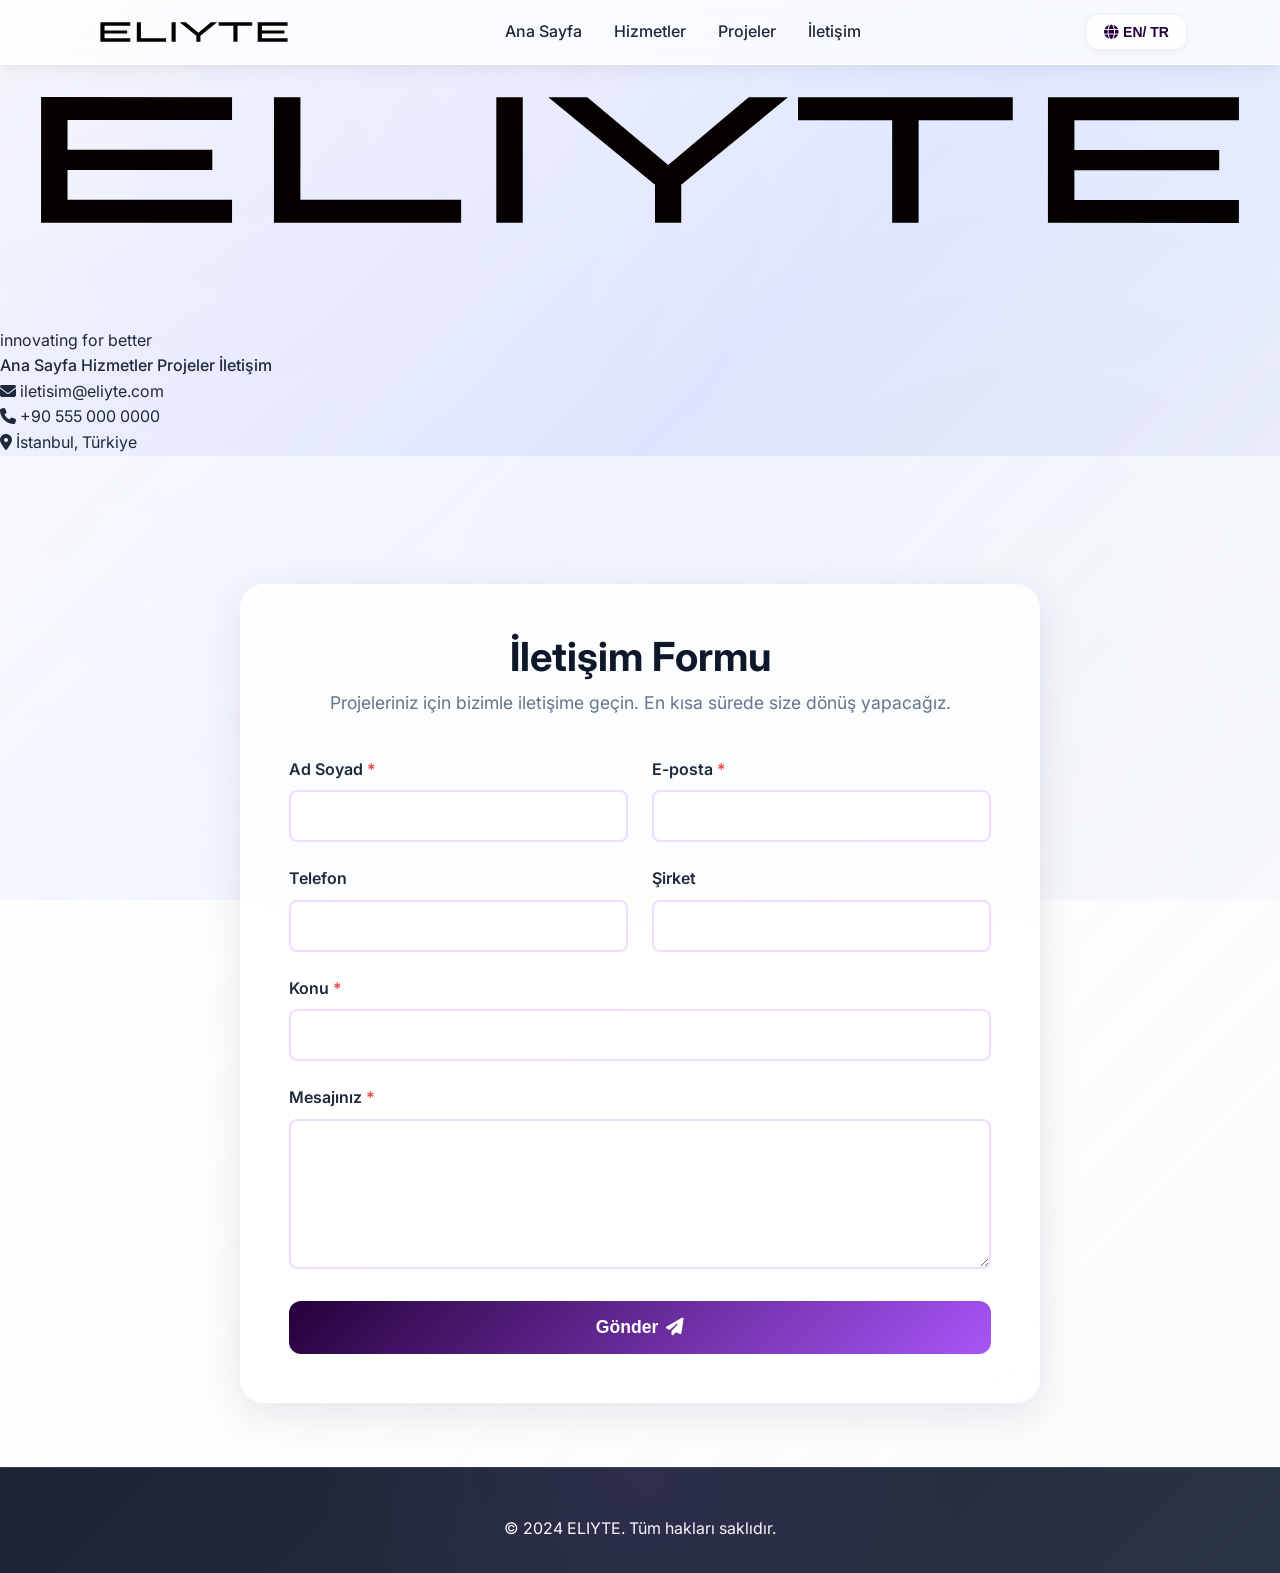
<file: contact-form.html>
<!DOCTYPE html>
<html lang="tr">
<head>
    <meta charset="UTF-8">
    <meta name="viewport" content="width=device-width, initial-scale=1.0">
    <title>İletişim Formu - ELIYTE</title>
    <meta name="description" content="ELIYTE ile iletişime geçin. Projeleriniz için ücretsiz danışmanlık alın.">
    <link rel="canonical" href="https://eliyte.com/contact-form.html">
    <link rel="icon" type="image/svg+xml" href="images/logo-1x1-dark.svg">
    
    <!-- Open Graph -->
    <meta property="og:type" content="website">
    <meta property="og:url" content="https://eliyte.com/contact-form.html">
    <meta property="og:title" content="İletişim Formu - ELIYTE">
    <meta property="og:description" content="Projeleriniz için bizimle iletişime geçin. Ücretsiz danışmanlık hizmeti.">
    <meta property="og:image" content="https://eliyte.com/images/logo-1200x300-dark.svg">
    
    <link rel="preconnect" href="https://fonts.googleapis.com">
    <link rel="preconnect" href="https://fonts.gstatic.com" crossorigin>
    <link href="https://fonts.googleapis.com/css2?family=Orbitron:wght@400;500;600;700;800;900&family=Inter:wght@300;400;500;600;700&display=swap" rel="stylesheet">
    <link rel="stylesheet" href="css/style.css">
    <link rel="stylesheet" href="https://cdnjs.cloudflare.com/ajax/libs/font-awesome/6.4.0/css/all.min.css">
    
    <style>
        .contact-form-section {
            min-height: 100vh;
            padding: 8rem 0 4rem;
            background: linear-gradient(135deg, rgba(255, 255, 255, 0.6) 0%, rgba(248, 250, 252, 0.7) 100%);
        }
        
        .form-container {
            max-width: 800px;
            margin: 0 auto;
            background: rgba(255, 255, 255, 0.8);
            backdrop-filter: blur(30px) saturate(180%);
            -webkit-backdrop-filter: blur(30px) saturate(180%);
            padding: 3rem;
            border-radius: 1.5rem;
            border: 1px solid rgba(255, 255, 255, 0.3);
            box-shadow: 0 10px 40px rgba(37, 0, 58, 0.1);
        }
        
        .form-header {
            text-align: center;
            margin-bottom: 2.5rem;
        }
        
        .form-header h1 {
            font-size: 2.5rem;
            color: var(--secondary-color);
            margin-bottom: 0.5rem;
        }
        
        .form-header p {
            color: var(--text-light);
            font-size: 1.1rem;
        }
        
        .form-group {
            margin-bottom: 1.5rem;
        }
        
        .form-group label {
            display: block;
            margin-bottom: 0.5rem;
            font-weight: var(--font-semibold);
            color: var(--text-color);
        }
        
        .form-group label .required {
            color: #ef4444;
        }
        
        .form-control {
            width: 100%;
            padding: 0.875rem 1rem;
            border: 2px solid rgba(168, 85, 247, 0.2);
            border-radius: 0.5rem;
            font-family: var(--body-font);
            font-size: 1rem;
            transition: all 0.3s ease;
            background: rgba(255, 255, 255, 0.9);
        }
        
        .form-control:focus {
            outline: none;
            border-color: var(--accent-color);
            box-shadow: 0 0 0 3px rgba(168, 85, 247, 0.1);
            background: white;
        }
        
        .form-control.error {
            border-color: #ef4444;
        }
        
        .error-message {
            color: #ef4444;
            font-size: 0.875rem;
            margin-top: 0.25rem;
            display: none;
        }
        
        .error-message.show {
            display: block;
        }
        
        textarea.form-control {
            min-height: 150px;
            resize: vertical;
        }
        
        .form-row {
            display: grid;
            grid-template-columns: repeat(2, 1fr);
            gap: 1.5rem;
        }
        
        @media (max-width: 768px) {
            .form-row {
                grid-template-columns: 1fr;
            }
            
            .form-container {
                padding: 2rem 1.5rem;
            }
        }
        
        .submit-btn {
            width: 100%;
            padding: 1rem 2rem;
            background: linear-gradient(135deg, var(--primary-color), var(--accent-color));
            color: white;
            border: none;
            border-radius: 0.75rem;
            font-size: 1.1rem;
            font-weight: var(--font-semibold);
            cursor: pointer;
            transition: all 0.3s ease;
            display: flex;
            align-items: center;
            justify-content: center;
            gap: 0.5rem;
        }
        
        .submit-btn:hover {
            transform: translateY(-2px);
            box-shadow: 0 10px 30px rgba(101, 31, 255, 0.3);
        }
        
        .submit-btn:disabled {
            opacity: 0.6;
            cursor: not-allowed;
        }
        
        .success-message {
            display: none;
            padding: 1rem;
            background: rgba(34, 197, 94, 0.1);
            border: 1px solid rgba(34, 197, 94, 0.3);
            border-radius: 0.5rem;
            color: #166534;
            margin-bottom: 1.5rem;
        }
        
        .success-message.show {
            display: block;
        }
        
        .loading-spinner {
            display: inline-block;
            width: 20px;
            height: 20px;
            border: 3px solid rgba(255, 255, 255, 0.3);
            border-radius: 50%;
            border-top-color: white;
            animation: spin 0.8s linear infinite;
        }
        
        @keyframes spin {
            to { transform: rotate(360deg); }
        }
    </style>
</head>
<body>
    <!-- Header & Navigation -->
    <header class="header" id="header">
        <nav class="nav container">
            <a href="index.html" class="nav__logo">
                <img src="images/logo-1200x300-dark.svg" alt="ELIYTE - Yapay Zeka ve Teknoloji Çözümleri">
            </a>
            <div class="nav__menu" id="nav-menu">
                <ul class="nav__list">
                    <li class="nav__item"><a href="index.html" class="nav__link" data-i18n="nav.home">Ana Sayfa</a></li>
                    <li class="nav__item"><a href="index.html#services" class="nav__link" data-i18n="nav.services">Hizmetler</a></li>
                    <li class="nav__item"><a href="index.html#projects" class="nav__link" data-i18n="nav.projects">Projeler</a></li>
                    <li class="nav__item"><a href="index.html#contact" class="nav__link" data-i18n="nav.contact">İletişim</a></li>
                </ul>
            </div>
            <button class="lang__toggle" id="lang-toggle" aria-label="Switch language">
                <i class="fas fa-globe"></i> <span class="lang__code">EN</span> <span class="lang__label">/ TR</span>
            </button>
            <div class="nav__toggle" id="nav-toggle">
                <i class="fas fa-bars"></i>
            </div>
        </nav>
    </header>

    <!-- Mobile Drawer -->
    <aside class="mobile-drawer glass" id="mobile-drawer" aria-hidden="true">
        <div class="drawer-header">
            <div class="drawer-logo">
                <a href="index.html"><img src="images/logo-1200x300-dark.svg" alt="ELIYTE"></a>
            </div>
            <button id="drawer-close" aria-label="Close menu" class="nav__close"><i class="fas fa-times"></i></button>
        </div>
        <div class="drawer-tagline">innovating for better</div>
        <nav class="drawer-links">
            <a href="index.html" class="nav__link" data-i18n="nav.home">Ana Sayfa</a>
            <a href="index.html#services" class="nav__link" data-i18n="nav.services">Hizmetler</a>
            <a href="index.html#projects" class="nav__link" data-i18n="nav.projects">Projeler</a>
            <a href="index.html#contact" class="nav__link" data-i18n="nav.contact">İletişim</a>
        </nav>
        <div class="drawer-footer">
            <div><i class="fas fa-envelope"></i> <a href="mailto:iletisim@eliyte.com">iletisim@eliyte.com</a></div>
            <div><i class="fas fa-phone"></i> +90 555 000 0000</div>
            <div><i class="fas fa-map-marker-alt"></i> İstanbul, Türkiye</div>
        </div>
    </aside>

    <!-- Contact Form Section -->
    <section class="contact-form-section">
        <div class="container">
            <div class="form-container">
                <div class="form-header">
                    <h1>İletişim Formu</h1>
                    <p>Projeleriniz için bizimle iletişime geçin. En kısa sürede size dönüş yapacağız.</p>
                </div>

                <div id="success-message" class="success-message">
                    <i class="fas fa-check-circle"></i> Mesajınız başarıyla gönderildi! En kısa sürede size dönüş yapacağız.
                </div>

                <form id="contact-form" novalidate>
                    <div class="form-row">
                        <div class="form-group">
                            <label for="name">Ad Soyad <span class="required">*</span></label>
                            <input type="text" id="name" name="name" class="form-control" required 
                                   aria-required="true" aria-describedby="name-error">
                            <span id="name-error" class="error-message">Lütfen adınızı ve soyadınızı girin</span>
                        </div>

                        <div class="form-group">
                            <label for="email">E-posta <span class="required">*</span></label>
                            <input type="email" id="email" name="email" class="form-control" required
                                   aria-required="true" aria-describedby="email-error">
                            <span id="email-error" class="error-message">Lütfen geçerli bir e-posta adresi girin</span>
                        </div>
                    </div>

                    <div class="form-row">
                        <div class="form-group">
                            <label for="phone">Telefon</label>
                            <input type="tel" id="phone" name="phone" class="form-control"
                                   aria-describedby="phone-error">
                            <span id="phone-error" class="error-message">Lütfen geçerli bir telefon numarası girin</span>
                        </div>

                        <div class="form-group">
                            <label for="company">Şirket</label>
                            <input type="text" id="company" name="company" class="form-control">
                        </div>
                    </div>

                    <div class="form-group">
                        <label for="subject">Konu <span class="required">*</span></label>
                        <input type="text" id="subject" name="subject" class="form-control" required
                               aria-required="true" aria-describedby="subject-error">
                        <span id="subject-error" class="error-message">Lütfen konu başlığı girin</span>
                    </div>

                    <div class="form-group">
                        <label for="message">Mesajınız <span class="required">*</span></label>
                        <textarea id="message" name="message" class="form-control" required
                                  aria-required="true" aria-describedby="message-error"></textarea>
                        <span id="message-error" class="error-message">Lütfen mesajınızı yazın</span>
                    </div>

                    <button type="submit" class="submit-btn" id="submit-btn">
                        <span id="btn-text">Gönder</span>
                        <i class="fas fa-paper-plane"></i>
                    </button>
                </form>
            </div>
        </div>
    </section>

    <!-- Footer -->
    <footer class="footer">
        <div class="container">
            <p style="text-align: center; margin: 0;">© 2024 ELIYTE. Tüm hakları saklıdır.</p>
        </div>
    </footer>

    <script src="js/language.js"></script>
    <script src="js/main.js"></script>
    <script>
        // Professional contact form validation and submission
        document.getElementById('contact-form').addEventListener('submit', async function(e) {
            e.preventDefault();
            
            // Clear previous errors
            document.querySelectorAll('.error-message').forEach(el => el.classList.remove('show'));
            document.querySelectorAll('.form-control').forEach(el => el.classList.remove('error'));
            
            // Validate form
            let isValid = true;
            const formData = new FormData(this);
            
            // Name validation
            const name = formData.get('name').trim();
            if (!name || name.length < 2) {
                showError('name', 'Lütfen adınızı ve soyadınızı girin');
                isValid = false;
            }
            
            // Email validation
            const email = formData.get('email').trim();
            const emailRegex = /^[^\s@]+@[^\s@]+\.[^\s@]+$/;
            if (!email || !emailRegex.test(email)) {
                showError('email', 'Lütfen geçerli bir e-posta adresi girin');
                isValid = false;
            }
            
            // Subject validation
            const subject = formData.get('subject').trim();
            if (!subject || subject.length < 3) {
                showError('subject', 'Lütfen konu başlığı girin');
                isValid = false;
            }
            
            // Message validation
            const message = formData.get('message').trim();
            if (!message || message.length < 10) {
                showError('message', 'Lütfen en az 10 karakter mesaj yazın');
                isValid = false;
            }
            
            if (!isValid) return;
            
            // Show loading state
            const submitBtn = document.getElementById('submit-btn');
            const btnText = document.getElementById('btn-text');
            submitBtn.disabled = true;
            btnText.innerHTML = '<span class="loading-spinner"></span> Gönderiliyor...';
            
            // Simulate form submission (replace with actual API endpoint)
            try {
                // Example: await fetch('/api/contact', { method: 'POST', body: formData });
                
                // Simulate network delay
                await new Promise(resolve => setTimeout(resolve, 1500));
                
                // Show success message
                document.getElementById('success-message').classList.add('show');
                this.reset();
                
                // Scroll to success message
                document.getElementById('success-message').scrollIntoView({ behavior: 'smooth', block: 'center' });
                
            } catch (error) {
                alert('Bir hata oluştu. Lütfen daha sonra tekrar deneyin veya doğrudan iletisim@eliyte.com adresine e-posta gönderin.');
            } finally {
                // Reset button
                submitBtn.disabled = false;
                btnText.innerHTML = 'Gönder';
            }
        });
        
        function showError(fieldId, message) {
            const field = document.getElementById(fieldId);
            const error = document.getElementById(fieldId + '-error');
            field.classList.add('error');
            error.textContent = message;
            error.classList.add('show');
        }
    </script>
</body>
</html>
</file>
<file: css/style.css>
/* ===== CSS Variables ===== */
:root {
    --header-height: 4rem;

    /* Colors */
    --primary-color: #25003a;
    --primary-dark: #1a0028;
    --secondary-color: #0f172a;
    --accent-color: #a855f7;
    --text-color: #1e293b;
    --text-light: #64748b;
    --white: #ffffff;
    --bg-color: #f8fafc;
    --card-bg: #ffffff;
    --border-color: #e2e8f0;

    /* Glass Effect */
    --glass-bg: rgba(255, 255, 255, 0.1);
    --glass-border: rgba(255, 255, 255, 0.2);
    --glass-shadow: 0 8px 32px 0 rgba(31, 38, 135, 0.15);
    --glass-blur: blur(10px);

    /* Typography */
    --logo-font: 'Orbitron', sans-serif;
    --body-font: 'Inter', sans-serif;

    --big-font-size: 3.5rem;
    --h1-font-size: 2.5rem;
    --h2-font-size: 2rem;
    --h3-font-size: 1.5rem;
    --normal-font-size: 1rem;
    --small-font-size: 0.875rem;
    --smaller-font-size: 0.813rem;

    /* Font Weight */
    --font-light: 300;
    --font-normal: 400;
    --font-medium: 500;
    --font-semibold: 600;
    --font-bold: 700;

    /* Spacing */
    --mb-0-5: 0.5rem;
    --mb-1: 1rem;
    --mb-1-5: 1.5rem;
    --mb-2: 2rem;
    --mb-2-5: 2.5rem;
    --mb-3: 3rem;

    /* Z-index */
    --z-tooltip: 10;
    --z-fixed: 100;

    /* Transitions */
    --transition: all 0.3s ease;
}

/* Responsive Typography */
@media screen and (max-width: 992px) {
    :root {
        --big-font-size: 2.5rem;
        --h1-font-size: 2rem;
        --h2-font-size: 1.75rem;
        --h3-font-size: 1.25rem;
        --normal-font-size: 0.938rem;
        --small-font-size: 0.813rem;
        --smaller-font-size: 0.75rem;
    }
}

/* ===== Base Styles ===== */
* {
    margin: 0;
    padding: 0;
    box-sizing: border-box;
}

html {
    scroll-behavior: smooth;
}

body {
    font-family: var(--body-font);
    font-size: var(--normal-font-size);
    background: linear-gradient(135deg, #f8fafc 0%, #e0e7ff 50%, #f1f5f9 100%);
    background-attachment: fixed;
    color: var(--text-color);
    line-height: 1.6;
    position: relative;
}

body::before {
    content: '';
    position: fixed;
    top: 0;
    left: 0;
    right: 0;
    bottom: 0;
    background:
        radial-gradient(circle at 20% 20%, rgba(168, 85, 247, 0.03) 0%, transparent 50%),
        radial-gradient(circle at 80% 80%, rgba(37, 0, 58, 0.03) 0%, transparent 50%);
    pointer-events: none;
    z-index: -1;
}

h1, h2, h3 {
    font-weight: var(--font-bold);
    line-height: 1.2;
}

ul {
    list-style: none;
}

a {
    text-decoration: none;
    color: inherit;
}

img {
    max-width: 100%;
    height: auto;
}

/* ===== Accessibility ===== */
.skip-link {
    position: absolute;
    top: -40px;
    left: 0;
    background: var(--primary-color);
    color: white;
    padding: 8px 16px;
    text-decoration: none;
    z-index: 1000;
    border-radius: 0 0 4px 0;
    font-weight: var(--font-semibold);
    transition: top 0.2s ease;
}

.skip-link:focus {
    top: 0;
    outline: 3px solid var(--accent-color);
    outline-offset: 2px;
}

/* ===== Reusable Classes ===== */
.container {
    max-width: 1200px;
    margin-left: auto;
    margin-right: auto;
    padding-left: 1.5rem;
    padding-right: 1.5rem;
}

.section {
    padding: 6rem 0 4rem;
}

.section__header {
    text-align: center;
    margin-bottom: var(--mb-3);
    opacity: 1;
    transform: none;
}

.section__title {
    font-size: var(--h1-font-size);
    color: var(--secondary-color);
    margin-bottom: var(--mb-1);
    font-weight: var(--font-bold);
    opacity: 1;
    transform: none;
}

.section__subtitle {
    font-size: var(--h3-font-size);
    color: var(--text-light);
    font-weight: var(--font-normal);
    opacity: 1;
    transform: none;
}

.button {
    display: inline-flex;
    align-items: center;
    gap: 0.5rem;
    background: linear-gradient(135deg, var(--primary-color), var(--accent-color));
    color: var(--white);
    padding: 1rem 2rem;
    border-radius: 0.5rem;
    font-weight: var(--font-semibold);
    transition: all 0.3s cubic-bezier(0.4, 0, 0.2, 1);
    border: none;
    cursor: pointer;
    box-shadow: 0 4px 15px rgba(37, 99, 235, 0.3);
    position: relative;
    overflow: hidden;
}

.button::before {
    content: '';
    position: absolute;
    top: 0;
    left: 0;
    right: 0;
    bottom: 0;
    background: linear-gradient(135deg, rgba(255, 255, 255, 0.1), rgba(255, 255, 255, 0.05));
    opacity: 0;
    transition: opacity 0.3s ease;
}

.button:hover::before {
    opacity: 1;
}

.button:focus {
    outline: 3px solid rgba(168, 85, 247, 0.5);
    outline-offset: 2px;
}

.button:active {
    transform: translateY(1px);
}

.button::before {
    content: '';
    position: absolute;
    top: 0;
    left: 0;
    right: 0;
    bottom: 0;
    background: rgba(255, 255, 255, 0.1);
    opacity: 0;
    transition: opacity 0.3s;
}

.button:hover::before {
    opacity: 1;
}

.button:hover {
    transform: translateY(-3px);
    box-shadow: 0 8px 24px rgba(37, 99, 235, 0.5);
}

.button__icon {
    font-size: 1.2rem;
}

/* ===== Header & Navigation ===== */
.header {
    width: 100%;
    position: fixed;
    top: 0;
    left: 0;
    z-index: var(--z-fixed);
    background: rgba(255, 255, 255, 0.75);
    backdrop-filter: blur(25px) saturate(180%);
    -webkit-backdrop-filter: blur(25px) saturate(180%);
    box-shadow: 0 4px 24px rgba(37, 0, 58, 0.06),
                0 2px 8px rgba(37, 0, 58, 0.04);
    border-bottom: 1px solid rgba(255, 255, 255, 0.8);
}

.nav {
    height: var(--header-height);
    display: flex;
    justify-content: space-between;
    align-items: center;
}

.nav__logo {
    display: flex;
    align-items: center;
    height: 50px;
}

.nav__logo img {
    height: 100%;
    width: auto;
    max-width: 200px;
    object-fit: contain;
}

.nav__logo-text {
    font-family: var(--logo-font);
    font-size: 1.75rem;
    font-weight: var(--font-bold);
    color: var(--primary-color);
    letter-spacing: 2px;
}

.nav__list {
    display: flex;
    gap: 2rem;
}

.nav__link {
    color: var(--text-color);
    font-weight: var(--font-medium);
    transition: var(--transition);
    position: relative;
}

.nav__link::after {
    content: '';
    position: absolute;
    bottom: -5px;
    left: 0;
    width: 0;
    height: 2px;
    background: linear-gradient(135deg, var(--primary-color), var(--accent-color));
    transition: var(--transition);
}

.nav__link:hover::after,
.active-link::after {
    width: 100%;
}

.nav__link:hover,
.active-link {
    color: var(--primary-color);
}

.nav__toggle,
.nav__close {
    display: none;
    font-size: 1.5rem;
    cursor: pointer;
    color: var(--text-color);
}

/* Language Toggle */
.lang__toggle {
    display: inline-flex;
    align-items: center;
    justify-content: center;
    padding: 0.5rem 1rem;
    background: rgba(255, 255, 255, 0.6);
    backdrop-filter: blur(20px) saturate(180%);
    -webkit-backdrop-filter: blur(20px) saturate(180%);
    border: 1px solid rgba(255, 255, 255, 0.8);
    border-radius: 0.75rem;
    color: var(--primary-color);
    font-weight: var(--font-semibold);
    font-size: var(--small-font-size);
    cursor: pointer;
    transition: var(--transition);
    margin-left: 1rem;
    box-shadow: 0 2px 8px rgba(37, 0, 58, 0.08),
                inset 0 1px 1px rgba(255, 255, 255, 0.5);
}

.lang__toggle:hover {
    background: rgba(168, 85, 247, 0.15);
    border-color: rgba(168, 85, 247, 0.3);
    transform: translateY(-2px);
    box-shadow: 0 4px 12px rgba(168, 85, 247, 0.15),
                inset 0 1px 1px rgba(255, 255, 255, 0.6);
}

.lang__toggle i {
    margin-right: 0.3rem;
    font-size: 0.9rem;
}

/* ===== Hero Section ===== */
.hero {
    min-height: 100vh;
    display: flex;
    align-items: center;
    background: linear-gradient(135deg, var(--primary-color) 0%, #1a0028 100%);
    position: relative;
    overflow: hidden;
    margin-top: var(--header-height);
}

.hero::before {
    content: '';
    position: absolute;
    top: 0;
    left: 0;
    right: 0;
    bottom: 0;
    background:
        radial-gradient(circle at 20% 50%, rgba(255, 255, 255, 0.1) 0%, transparent 50%),
        radial-gradient(circle at 80% 80%, rgba(255, 255, 255, 0.1) 0%, transparent 50%);
    pointer-events: none;
}

.hero__container {
    position: relative;
    z-index: 1;
}

.hero__content {
    max-width: 800px;
    text-align: center;
    margin: 0 auto;
}

.hero__title {
    margin-bottom: var(--mb-2);
}

.hero__title-brand {
    display: block;
    font-family: var(--logo-font);
    font-size: var(--big-font-size);
    color: var(--white);
    font-weight: var(--font-bold);
    letter-spacing: 4px;
    margin-bottom: var(--mb-1);
    text-shadow: 2px 2px 4px rgba(0, 0, 0, 0.2);
}

.hero__title-text {
    display: block;
    font-size: var(--h1-font-size);
    color: var(--white);
    font-weight: var(--font-semibold);
}

.hero__description {
    font-size: var(--h3-font-size);
    color: rgba(255, 255, 255, 0.9);
    margin-bottom: var(--mb-2-5);
    font-weight: var(--font-light);
    line-height: 1.8;
}

.hero__button {
    background: var(--white);
    color: var(--primary-color);
    box-shadow: 0 8px 24px rgba(0, 0, 0, 0.2);
    font-size: 1.1rem;
    padding: 1.2rem 2.5rem;
}

.hero__button:hover {
    transform: translateY(-5px);
    box-shadow: 0 12px 32px rgba(0, 0, 0, 0.3);
}

/* ===== Services Section ===== */
.services {
    background: linear-gradient(135deg, rgba(255, 255, 255, 0.6) 0%, rgba(248, 250, 252, 0.7) 100%);
    backdrop-filter: blur(20px) saturate(150%);
    -webkit-backdrop-filter: blur(20px) saturate(150%);
    position: relative;
}

.services::before {
    content: '';
    position: absolute;
    top: 0;
    left: 0;
    right: 0;
    bottom: 0;
    background: radial-gradient(circle at 80% 20%, rgba(168, 85, 247, 0.05) 0%, transparent 50%);
    pointer-events: none;
}

.services__grid {
    display: grid;
    grid-template-columns: repeat(auto-fit, minmax(300px, 1fr));
    gap: 2rem;
    margin-top: var(--mb-3);
}

.service__card {
    background: rgba(255, 255, 255, 0.5);
    backdrop-filter: blur(30px) saturate(180%);
    -webkit-backdrop-filter: blur(30px) saturate(180%);
    padding: 2rem;
    border-radius: 1.5rem;
    box-shadow: 0 8px 32px rgba(37, 0, 58, 0.06),
                0 2px 8px rgba(37, 0, 58, 0.03),
                inset 0 1px 1px rgba(255, 255, 255, 0.8);
    transition: var(--transition);
    border: 1px solid rgba(255, 255, 255, 0.8);
    position: relative;
    overflow: hidden;
}

.service__card::before {
    content: '';
    position: absolute;
    top: 0;
    left: 0;
    right: 0;
    bottom: 0;
    background: linear-gradient(135deg, rgba(255, 255, 255, 0.2) 0%, transparent 50%);
    opacity: 0;
    transition: opacity 0.3s;
}

.service__card:hover::before {
    opacity: 1;
}

.service__card:hover {
    transform: translateY(-10px);
    box-shadow: 0 20px 60px rgba(37, 0, 58, 0.12),
                0 8px 20px rgba(37, 0, 58, 0.08),
                inset 0 1px 1px rgba(255, 255, 255, 0.9);
    border-color: rgba(168, 85, 247, 0.4);
    background: rgba(255, 255, 255, 0.7);
}

.service__icon {
    width: 70px;
    height: 70px;
    background: linear-gradient(135deg, var(--primary-color), var(--accent-color));
    border-radius: 1rem;
    display: flex;
    align-items: center;
    justify-content: center;
    font-size: 2rem;
    color: var(--white);
    margin-bottom: var(--mb-1-5);
    box-shadow: 0 8px 24px rgba(168, 85, 247, 0.25);
    transition: var(--transition);
}

.service__card:hover .service__icon {
    box-shadow: 0 12px 32px rgba(168, 85, 247, 0.35);
    transform: scale(1.05);
}

.service__title {
    font-size: var(--h3-font-size);
    margin-bottom: var(--mb-1);
    color: var(--secondary-color);
}

.service__list {
    color: var(--text-light);
}

.service__list li {
    padding: 0.5rem 0;
    padding-left: 1.5rem;
    position: relative;
}

.service__list li::before {
    content: '▸';
    position: absolute;
    left: 0;
    color: var(--primary-color);
    font-weight: var(--font-bold);
}

.service__button {
    margin-top: var(--mb-1-5);
    width: 100%;
    justify-content: center;
    font-size: 0.9rem;
    padding: 0.875rem 1.5rem;
}

/* ===== Projects Section ===== */
.projects {
    background: linear-gradient(135deg, rgba(255, 255, 255, 0.5) 0%, rgba(248, 250, 252, 0.6) 100%);
    backdrop-filter: blur(20px) saturate(150%);
    -webkit-backdrop-filter: blur(20px) saturate(150%);
    position: relative;
}

.projects::before {
    content: '';
    position: absolute;
    top: 0;
    left: 0;
    right: 0;
    bottom: 0;
    background: radial-gradient(circle at 20% 80%, rgba(37, 0, 58, 0.04) 0%, transparent 50%);
    pointer-events: none;
}

.projects__grid {
    display: grid;
    grid-template-columns: repeat(auto-fit, minmax(280px, 1fr));
    gap: 2rem;
    margin-top: var(--mb-3);
}

.project__card {
    background: rgba(255, 255, 255, 0.45);
    backdrop-filter: blur(35px) saturate(180%);
    -webkit-backdrop-filter: blur(35px) saturate(180%);
    padding: 2rem;
    border-radius: 1.5rem;
    box-shadow: 0 8px 32px rgba(37, 0, 58, 0.06),
                0 2px 8px rgba(37, 0, 58, 0.03),
                inset 0 1px 1px rgba(255, 255, 255, 0.8);
    transition: var(--transition);
    border: 1px solid rgba(255, 255, 255, 0.7);
    position: relative;
    overflow: hidden;
}

.project__card::before {
    content: '';
    position: absolute;
    top: 0;
    left: 0;
    right: 0;
    bottom: 0;
    background: linear-gradient(135deg, rgba(168, 85, 247, 0.05) 0%, transparent 50%);
    opacity: 0;
    transition: opacity 0.3s;
}

.project__card:hover::before {
    opacity: 1;
}

.project__card:hover {
    transform: translateY(-10px);
    box-shadow: 0 20px 60px rgba(168, 85, 247, 0.15),
                0 8px 20px rgba(168, 85, 247, 0.1),
                inset 0 1px 1px rgba(255, 255, 255, 0.9);
    border-color: rgba(168, 85, 247, 0.5);
    background: rgba(255, 255, 255, 0.65);
}

.project__icon {
    width: 60px;
    height: 60px;
    background: linear-gradient(135deg, var(--accent-color), var(--primary-color));
    border-radius: 0.75rem;
    display: flex;
    align-items: center;
    justify-content: center;
    font-size: 1.75rem;
    color: var(--white);
    margin-bottom: var(--mb-1-5);
    box-shadow: 0 8px 24px rgba(168, 85, 247, 0.25);
    transition: var(--transition);
}

.project__card:hover .project__icon {
    box-shadow: 0 12px 32px rgba(168, 85, 247, 0.35);
    transform: scale(1.05);
}

.project__title {
    font-size: var(--h3-font-size);
    margin-bottom: var(--mb-1);
    color: var(--secondary-color);
}

.project__list {
    color: var(--text-light);
}

.project__list li {
    padding: 0.5rem 0;
}

.project__list a {
    color: var(--primary-color);
    transition: var(--transition);
}

.project__list a:hover {
    color: var(--accent-color);
    text-decoration: underline;
}

/* ===== Contact Section ===== */
.contact {
    background: linear-gradient(135deg, rgba(15, 23, 42, 0.85), rgba(30, 58, 138, 0.85));
    backdrop-filter: blur(30px) saturate(180%);
    -webkit-backdrop-filter: blur(30px) saturate(180%);
    color: var(--white);
    position: relative;
}

.contact::before {
    content: '';
    position: absolute;
    top: 0;
    left: 0;
    right: 0;
    bottom: 0;
    background:
        radial-gradient(circle at 30% 50%, rgba(168, 85, 247, 0.15) 0%, transparent 50%),
        radial-gradient(circle at 70% 80%, rgba(168, 85, 247, 0.08) 0%, transparent 50%);
    pointer-events: none;
}

.contact::after {
    content: '';
    position: absolute;
    top: 0;
    left: 0;
    right: 0;
    bottom: 0;
    background: linear-gradient(180deg, transparent 0%, rgba(0, 0, 0, 0.02) 100%);
    pointer-events: none;
}

.contact .section__title,
.contact .section__subtitle {
    color: var(--white);
}

.contact__container {
    max-width: 900px;
    margin: 0 auto;
}

.contact__content {
    display: grid;
    gap: 3rem;
}

.contact__info {
    display: flex;
    justify-content: center;
}

.contact__card {
    text-align: center;
    padding: 2rem;
    background: rgba(255, 255, 255, 0.1);
    backdrop-filter: blur(30px) saturate(180%);
    -webkit-backdrop-filter: blur(30px) saturate(180%);
    border-radius: 1.5rem;
    border: 1px solid rgba(255, 255, 255, 0.2);
    box-shadow: 0 8px 32px rgba(0, 0, 0, 0.15),
                inset 0 1px 1px rgba(255, 255, 255, 0.1);
    transition: var(--transition);
    position: relative;
    overflow: hidden;
}

.contact__card::before {
    content: '';
    position: absolute;
    top: 0;
    left: 0;
    right: 0;
    bottom: 0;
    background: linear-gradient(135deg, rgba(255, 255, 255, 0.1) 0%, transparent 50%);
    opacity: 0;
    transition: opacity 0.3s;
}

.contact__card:hover::before {
    opacity: 1;
}

.contact__card:hover {
    background: rgba(255, 255, 255, 0.15);
    border-color: rgba(168, 85, 247, 0.4);
    transform: translateY(-5px);
    box-shadow: 0 12px 40px rgba(0, 0, 0, 0.2),
                inset 0 1px 1px rgba(255, 255, 255, 0.15);
}

.contact__card-icon {
    font-size: 2.5rem;
    margin-bottom: var(--mb-1);
    color: var(--accent-color);
}

.contact__card-title {
    font-size: var(--h3-font-size);
    margin-bottom: var(--mb-0-5);
}

.contact__card-data {
    color: var(--accent-color);
    font-size: 1.1rem;
    transition: var(--transition);
}

.contact__card-data:hover {
    color: var(--white);
}

.contact__cta {
    text-align: center;
}

.contact__cta-title {
    font-size: var(--h2-font-size);
    margin-bottom: var(--mb-1);
}

.contact__cta-description {
    font-size: var(--normal-font-size);
    margin-bottom: var(--mb-2);
    color: rgba(255, 255, 255, 0.85);
    line-height: 1.8;
}

.contact .button {
    background: var(--white);
    color: var(--primary-color);
}

.contact .button:hover {
    background: var(--accent-color);
    color: var(--white);
}

/* ===== Footer ===== */
.footer {
    background: linear-gradient(135deg, rgba(15, 23, 42, 0.95), rgba(30, 41, 59, 0.95));
    backdrop-filter: blur(20px) saturate(150%);
    -webkit-backdrop-filter: blur(20px) saturate(150%);
    color: var(--white);
    padding: 3rem 0 2rem;
    position: relative;
    border-top: 1px solid rgba(255, 255, 255, 0.1);
}

.footer::before {
    content: '';
    position: absolute;
    top: 0;
    left: 0;
    right: 0;
    bottom: 0;
    background: radial-gradient(circle at 50% 0%, rgba(168, 85, 247, 0.08) 0%, transparent 50%);
    pointer-events: none;
}

.footer__content {
    display: grid;
    grid-template-columns: 1.5fr 2fr;
    gap: 3rem;
    padding-bottom: 2rem;
    border-bottom: 1px solid rgba(255, 255, 255, 0.1);
}

.footer__logo {
    display: flex;
    align-items: center;
    height: 45px;
    margin-bottom: var(--mb-1);
}

.footer__logo img {
    height: 100%;
    width: auto;
    max-width: 180px;
    object-fit: contain;
}

.footer__description {
    color: rgba(255, 255, 255, 0.7);
    font-size: var(--small-font-size);
}

.footer__links {
    display: grid;
    grid-template-columns: repeat(4, 1fr);
    gap: 2rem;
}

.footer__title {
    font-size: var(--h3-font-size);
    margin-bottom: var(--mb-1);
    font-weight: var(--font-semibold);
}

.footer__list li {
    margin-bottom: 0.5rem;
}

.footer__link {
    color: rgba(255, 255, 255, 0.7);
    transition: var(--transition);
    font-size: var(--small-font-size);
    display: inline-flex;
    align-items: center;
    gap: 0.5rem;
}

.footer__link:hover {
    color: var(--accent-color);
}

.footer__bottom {
    padding-top: 2rem;
    text-align: center;
}

.footer__copy {
    color: rgba(255, 255, 255, 0.5);
    font-size: var(--smaller-font-size);
}

/* ===== Scroll to Top ===== */
.scrolltop {
    position: fixed;
    right: 1.5rem;
    bottom: -20%;
    display: flex;
    justify-content: center;
    align-items: center;
    width: 50px;
    height: 50px;
    background: linear-gradient(135deg, var(--primary-color), var(--accent-color));
    backdrop-filter: blur(10px);
    -webkit-backdrop-filter: blur(10px);
    border-radius: 1rem;
    color: var(--white);
    z-index: var(--z-tooltip);
    transition: var(--transition);
    box-shadow: 0 4px 20px rgba(37, 99, 235, 0.4),
                inset 0 1px 1px rgba(255, 255, 255, 0.2);
    border: 1px solid rgba(255, 255, 255, 0.2);
}

.scrolltop:hover {
    transform: translateY(-5px) scale(1.05);
    box-shadow: 0 8px 28px rgba(37, 99, 235, 0.5),
                inset 0 1px 1px rgba(255, 255, 255, 0.3);
}

.show-scroll {
    bottom: 3rem;
}

.scrolltop__icon {
    font-size: 1.2rem;
}

/* ===== Responsive Design ===== */
@media screen and (max-width: 768px) {
    .nav__menu {
        display: none !important;
    }

    .nav__list {
        flex-direction: column;
        gap: 2rem;
    }

    .nav__toggle,
    .nav__close {
        display: block;
    }

    .nav__close {
        position: absolute;
        top: 1.5rem;
        right: 1.5rem;
    }

/* Trademark superscript near brand */
.tm {
    font-size: 0.45em;
    vertical-align: super;
    margin-left: 0.25rem;
    opacity: 0.9;
    transform-origin: center;
}

/* Logo entrance animation */
.nav__logo img {
    display: inline-block;
    transform: translateY(-6px) scale(0.98);
    opacity: 0;
    animation: logo-entrance 900ms cubic-bezier(.2,.9,.3,1) forwards 200ms;
}

@keyframes logo-entrance {
    to { transform: translateY(0) scale(1); opacity: 1; }
}

/* Extended glass utility */
.glass {
    background: rgba(255,255,255,0.95);
    border: 1px solid rgba(255,255,255,0.18);
    box-shadow: 0 8px 30px rgba(12,10,10,0.18);
    backdrop-filter: blur(18px) saturate(160%);
    -webkit-backdrop-filter: blur(18px) saturate(160%);
    border-radius: 12px;
}

/* Mobile drawer for navigation */
.mobile-drawer {
    position: fixed;
    top: 0;
    right: 0;
    height: 100vh;
    width: 320px;
    max-width: 85vw;
    background: rgba(255,255,255,0.95);
    backdrop-filter: blur(18px) saturate(160%);
    -webkit-backdrop-filter: blur(18px) saturate(160%);
    border-left: 1px solid rgba(255,255,255,0.18);
    box-shadow: -8px 0 30px rgba(12,10,10,0.18);
    transform: translateX(110%);
    transition: transform 320ms cubic-bezier(.2,.9,.3,1);
    z-index: 1200;
    padding: 1.25rem;
    display: flex;
    flex-direction: column;
    gap: 1rem;
}

.mobile-drawer.open {
    transform: translateX(0);
}

.mobile-drawer .drawer-header {
    display: flex;
    align-items: center;
    justify-content: space-between;
}

.mobile-drawer .drawer-logo {
    display: flex;
    align-items: center;
}

.mobile-drawer .drawer-logo img {
    height: 40px;
    width: auto;
}

.mobile-drawer .drawer-tagline {
    font-size: 0.85rem;
    color: var(--text-light);
    opacity: 0.85;
    margin-top: 0.5rem;
    padding-bottom: 1rem;
    border-bottom: 1px solid rgba(37, 0, 58, 0.1);
}

.mobile-drawer .drawer-footer {
    margin-top: auto;
    padding-top: 1rem;
    border-top: 1px solid rgba(37, 0, 58, 0.1);
    font-size: .85rem;
    display: flex;
    flex-direction: column;
    gap: 0.5rem;
}

.mobile-drawer .drawer-footer i {
    margin-right: 0.5rem;
    color: var(--primary-color);
    width: 16px;
    text-align: center;
}

.mobile-drawer .drawer-links {
    margin-top: 1rem;
    display: flex;
    flex-direction: column;
    gap: .5rem;
}

.mobile-drawer .drawer-links a {
    padding: .6rem .8rem;
    border-radius: 8px;
    color: var(--text-color);
    text-decoration: none;
    transition: var(--transition);
}

.mobile-drawer .drawer-links a:hover {
    background: rgba(37, 0, 58, 0.08);
    color: var(--primary-color);
}

/* Ensure language toggle and burger don't overlap on small screens */
@media screen and (max-width: 768px) {
    .lang__toggle {
        position: absolute;
        top: 50%;
        right: 3.5rem;
        transform: translateY(-50%);
        padding: 0.45rem 0.6rem;
        font-size: 0.85rem;
        margin-left: 0;
        z-index: 1100;
    }

    .lang__label {
        display: none;
    }

    .nav__toggle {
        margin-left: 0;
        z-index: 1100;
        position: relative;
    }

    .nav {
        position: relative;
    }
}

    .hero__title-brand {
        font-size: 2.5rem;
    }

    .services__grid,
    .projects__grid {
        grid-template-columns: 1fr;
    }

    .footer__content {
        grid-template-columns: 1fr;
        gap: 2rem;
    }

    .footer__links {
        grid-template-columns: repeat(2, 1fr);
    }
}

@media screen and (max-width: 576px) {
    .container {
        padding-left: 1rem;
        padding-right: 1rem;
    }

    .section {
        padding: 4rem 0 2rem;
    }

    .hero {
        padding: 2rem 0;
    }

    .hero__title-brand {
        font-size: 2rem;
        letter-spacing: 2px;
    }

    .button {
        padding: 0.875rem 1.5rem;
        font-size: 0.9rem;
    }

    .service__card,
    .project__card {
        padding: 1.5rem;
    }

    .footer__links {
        grid-template-columns: 1fr;
        gap: 1.5rem;
    }
}

@media screen and (min-width: 1200px) {
    .container {
        max-width: 1140px;
    }
}

/* ===== Three.js Globe Container ===== */
#globe-container {
    position: absolute;
    top: 0;
    left: 0;
    width: 100%;
    height: 100%;
    z-index: 0;
    opacity: 0.6;
}

#globe-container canvas {
    display: block;
    width: 100%;
    height: 100%;
}

/* ===== GSAP & Three.js Enhancements ===== */
.gsap-fade-in {
    opacity: 0;
}

.service__card,
.project__card {
    will-change: transform, opacity;
}

/* Globe container responsive */
@media screen and (max-width: 768px) {
    #globe-container {
        opacity: 0.3;
    }
}
</file>
